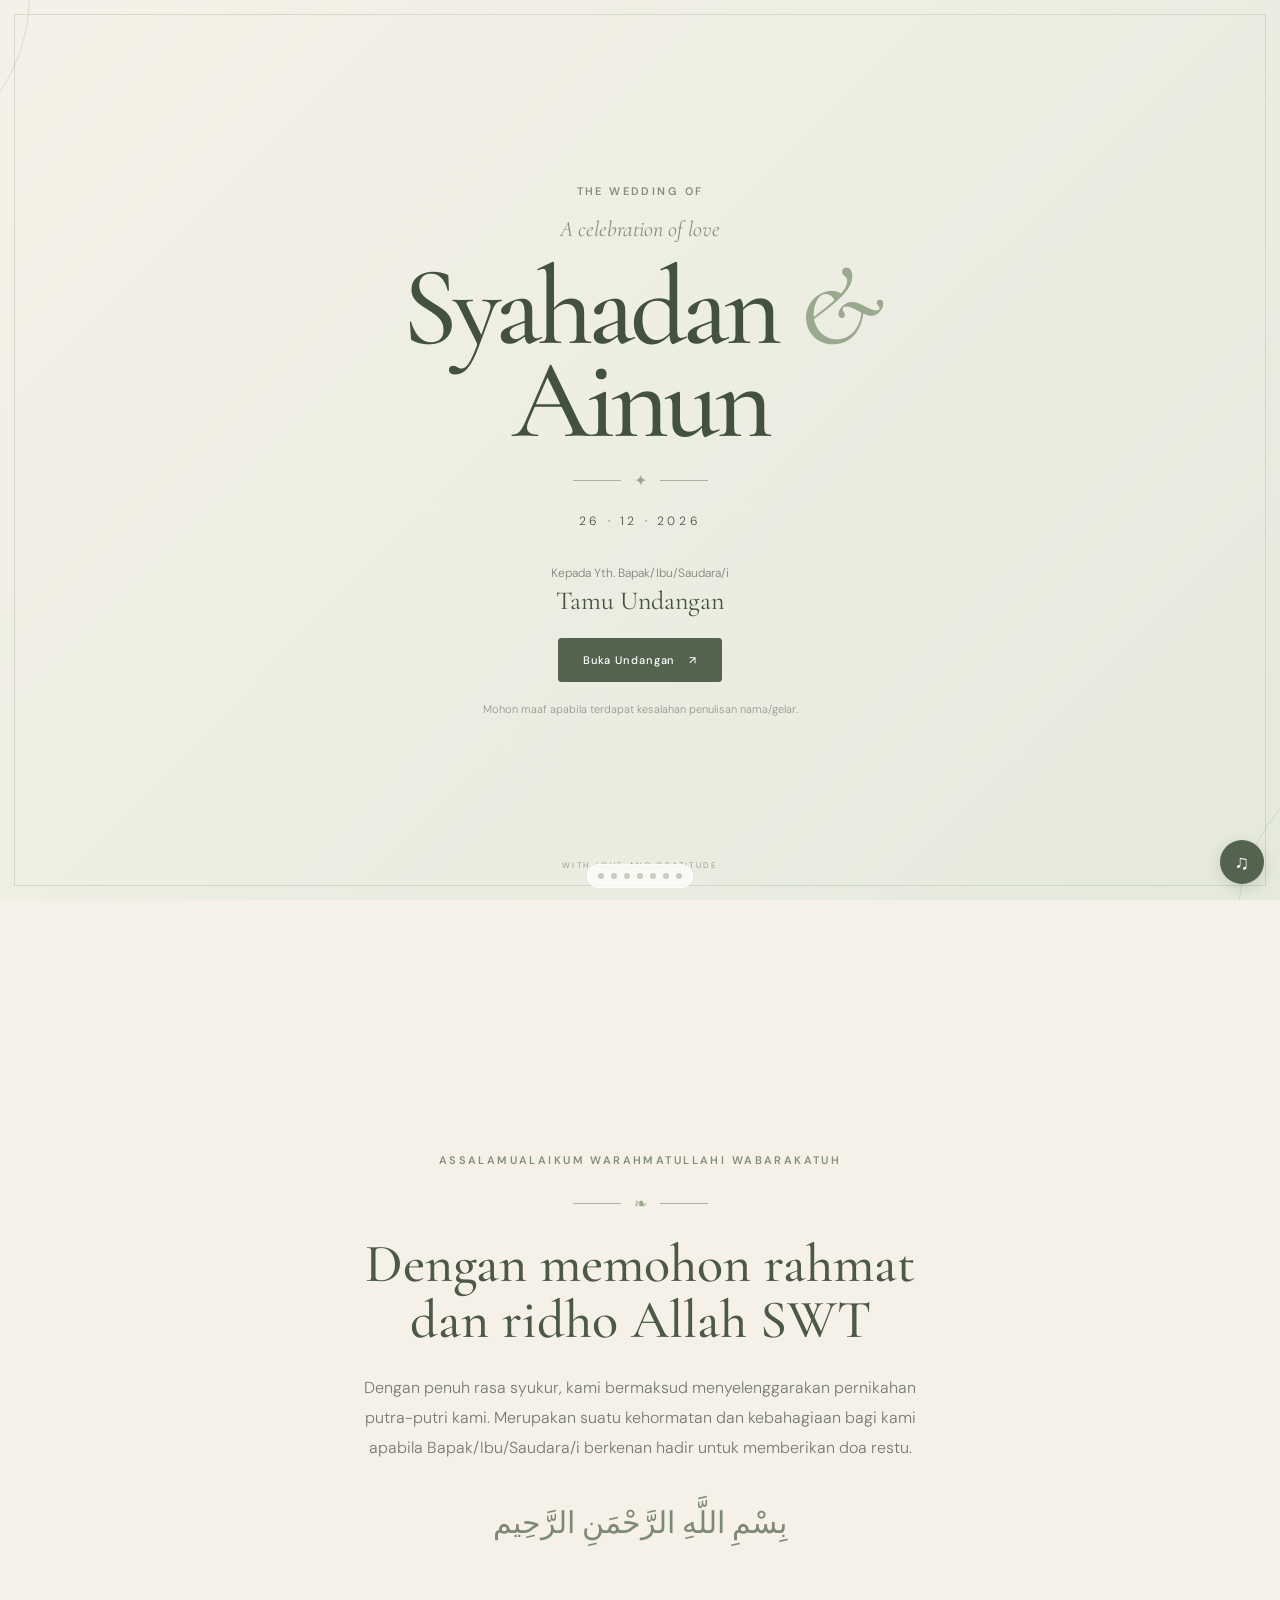
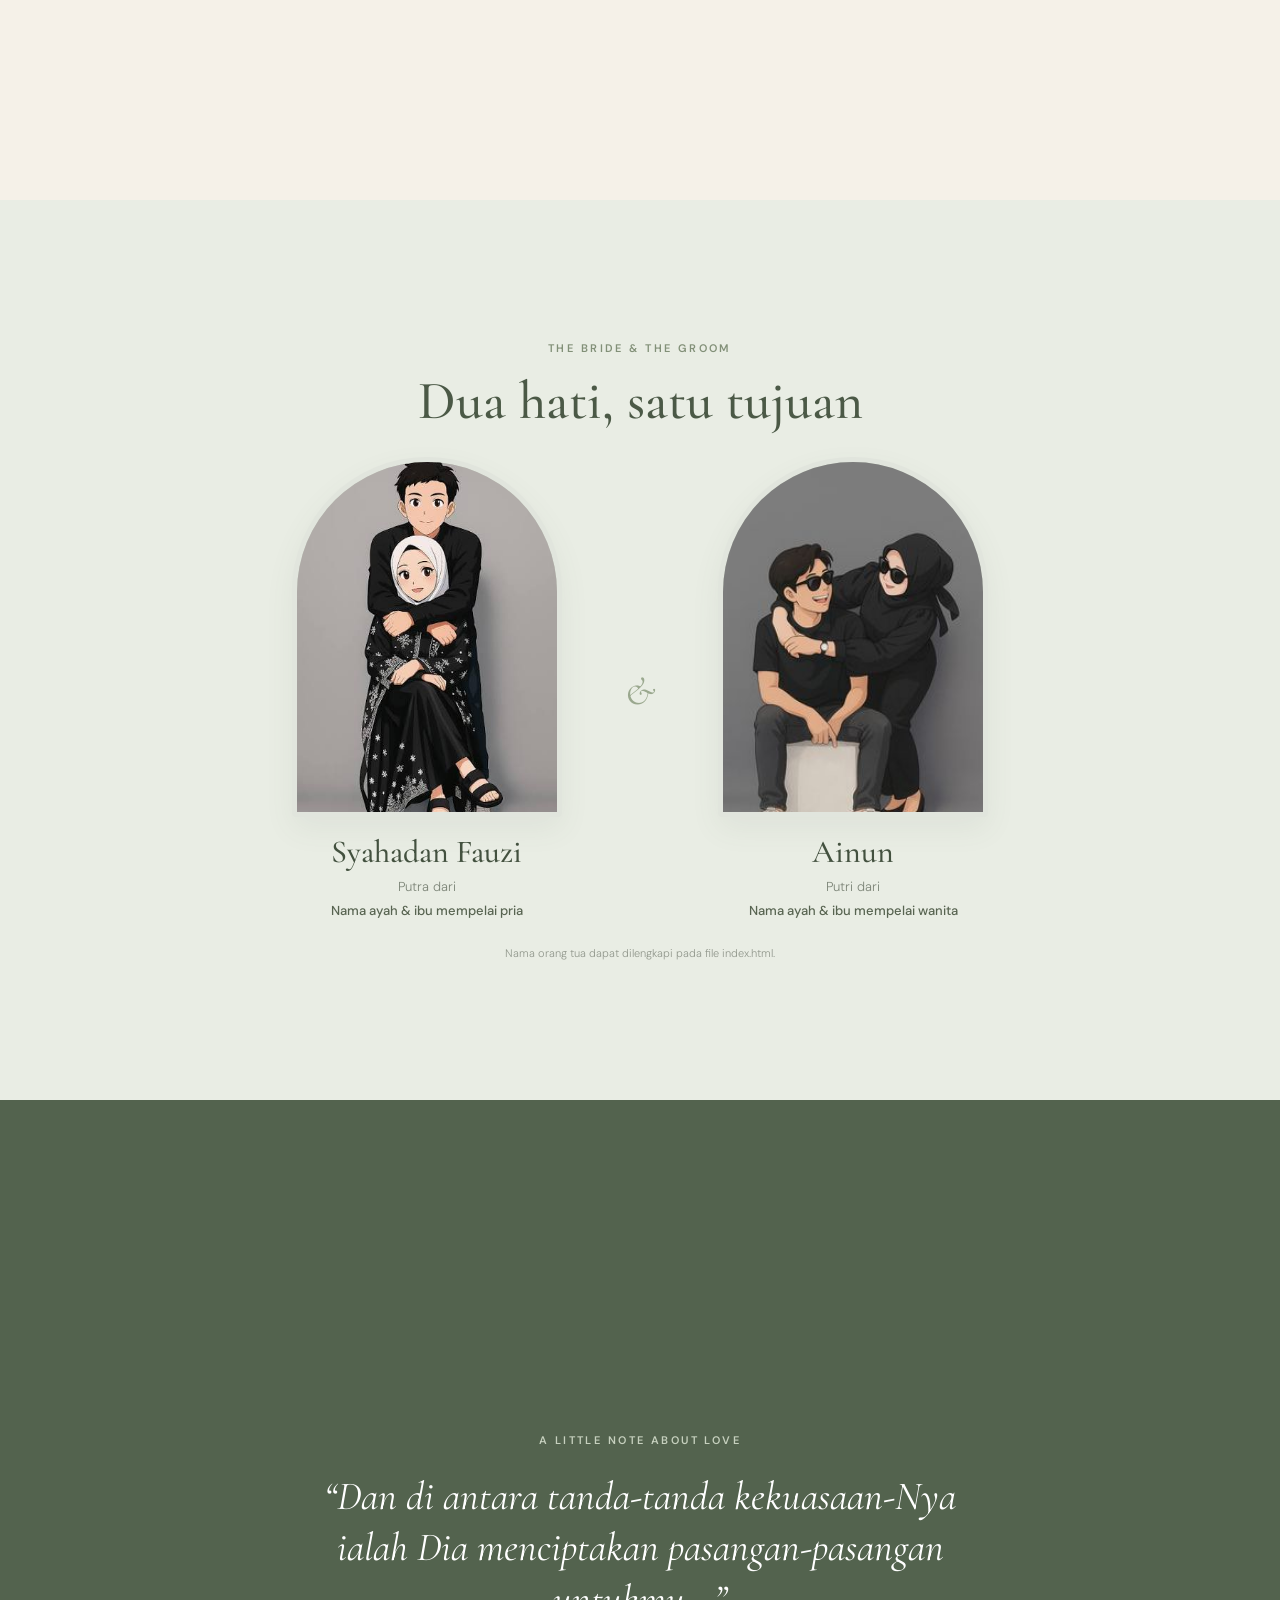
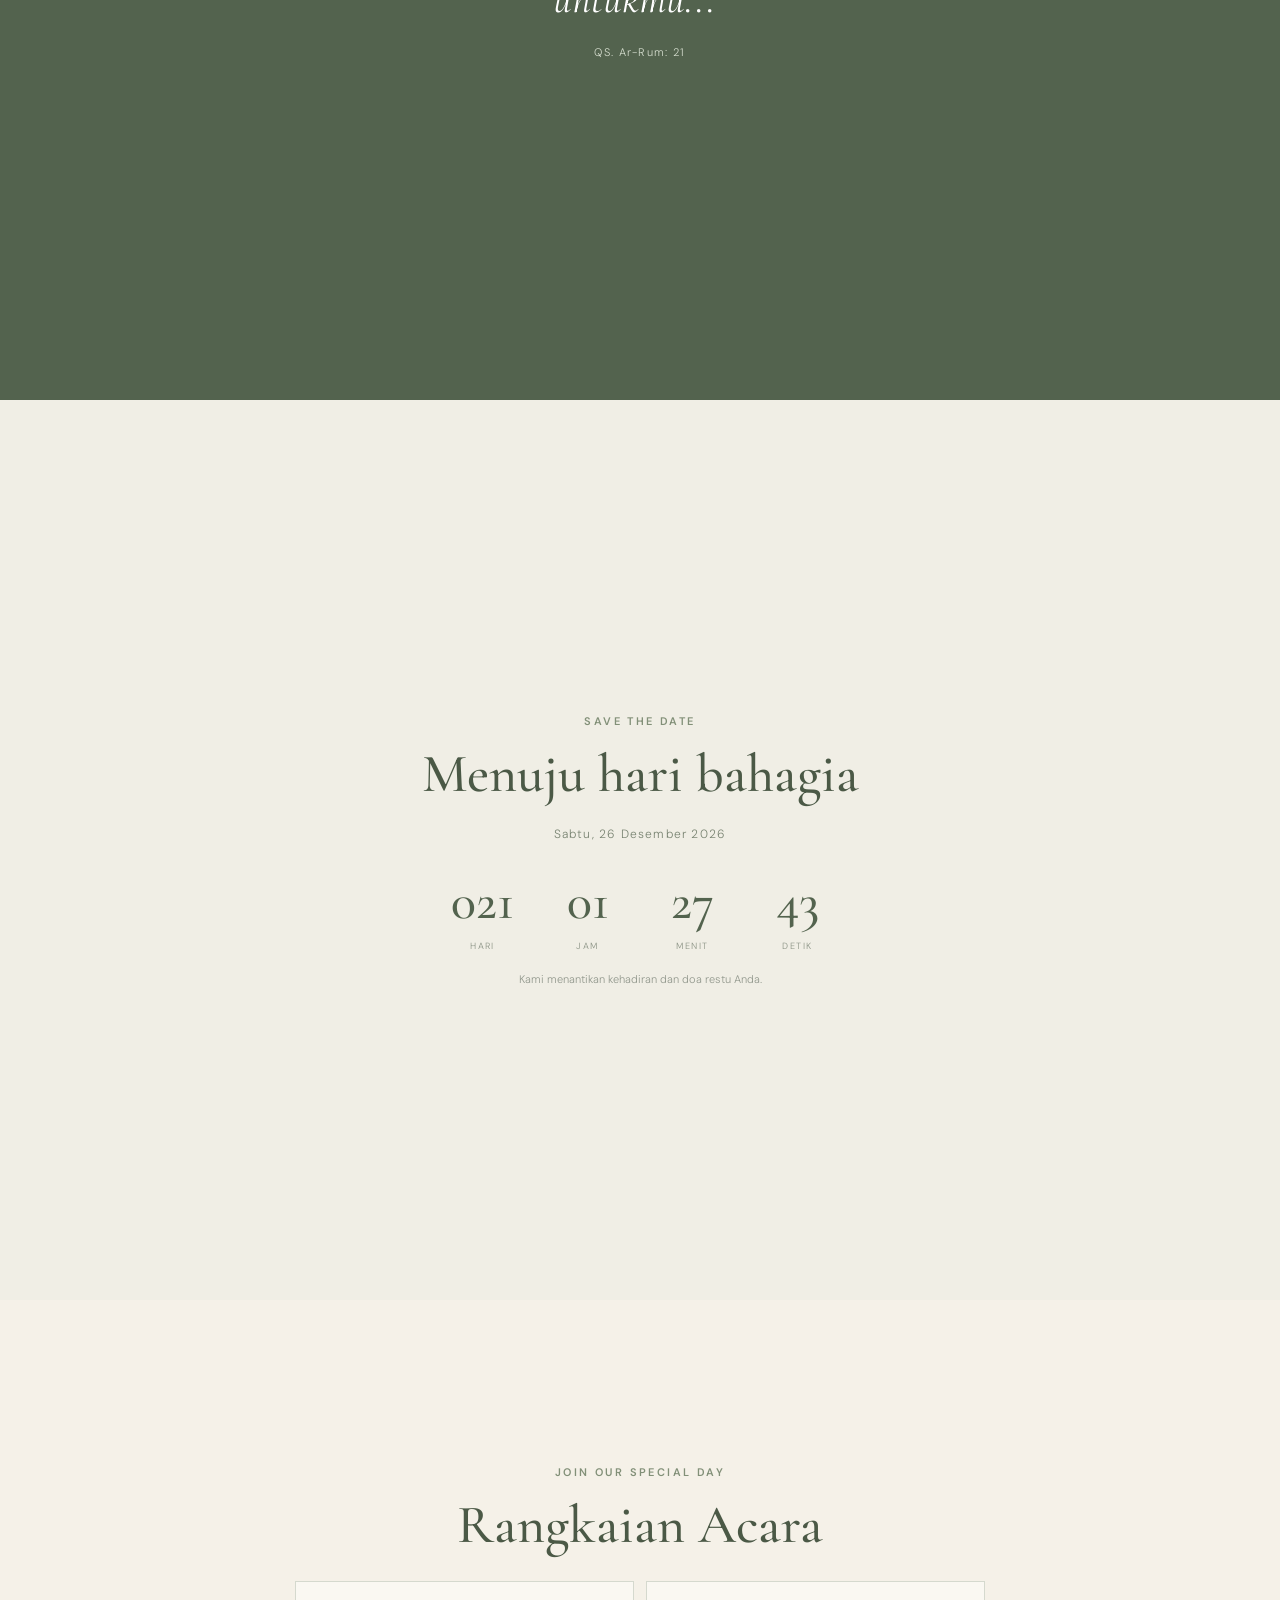
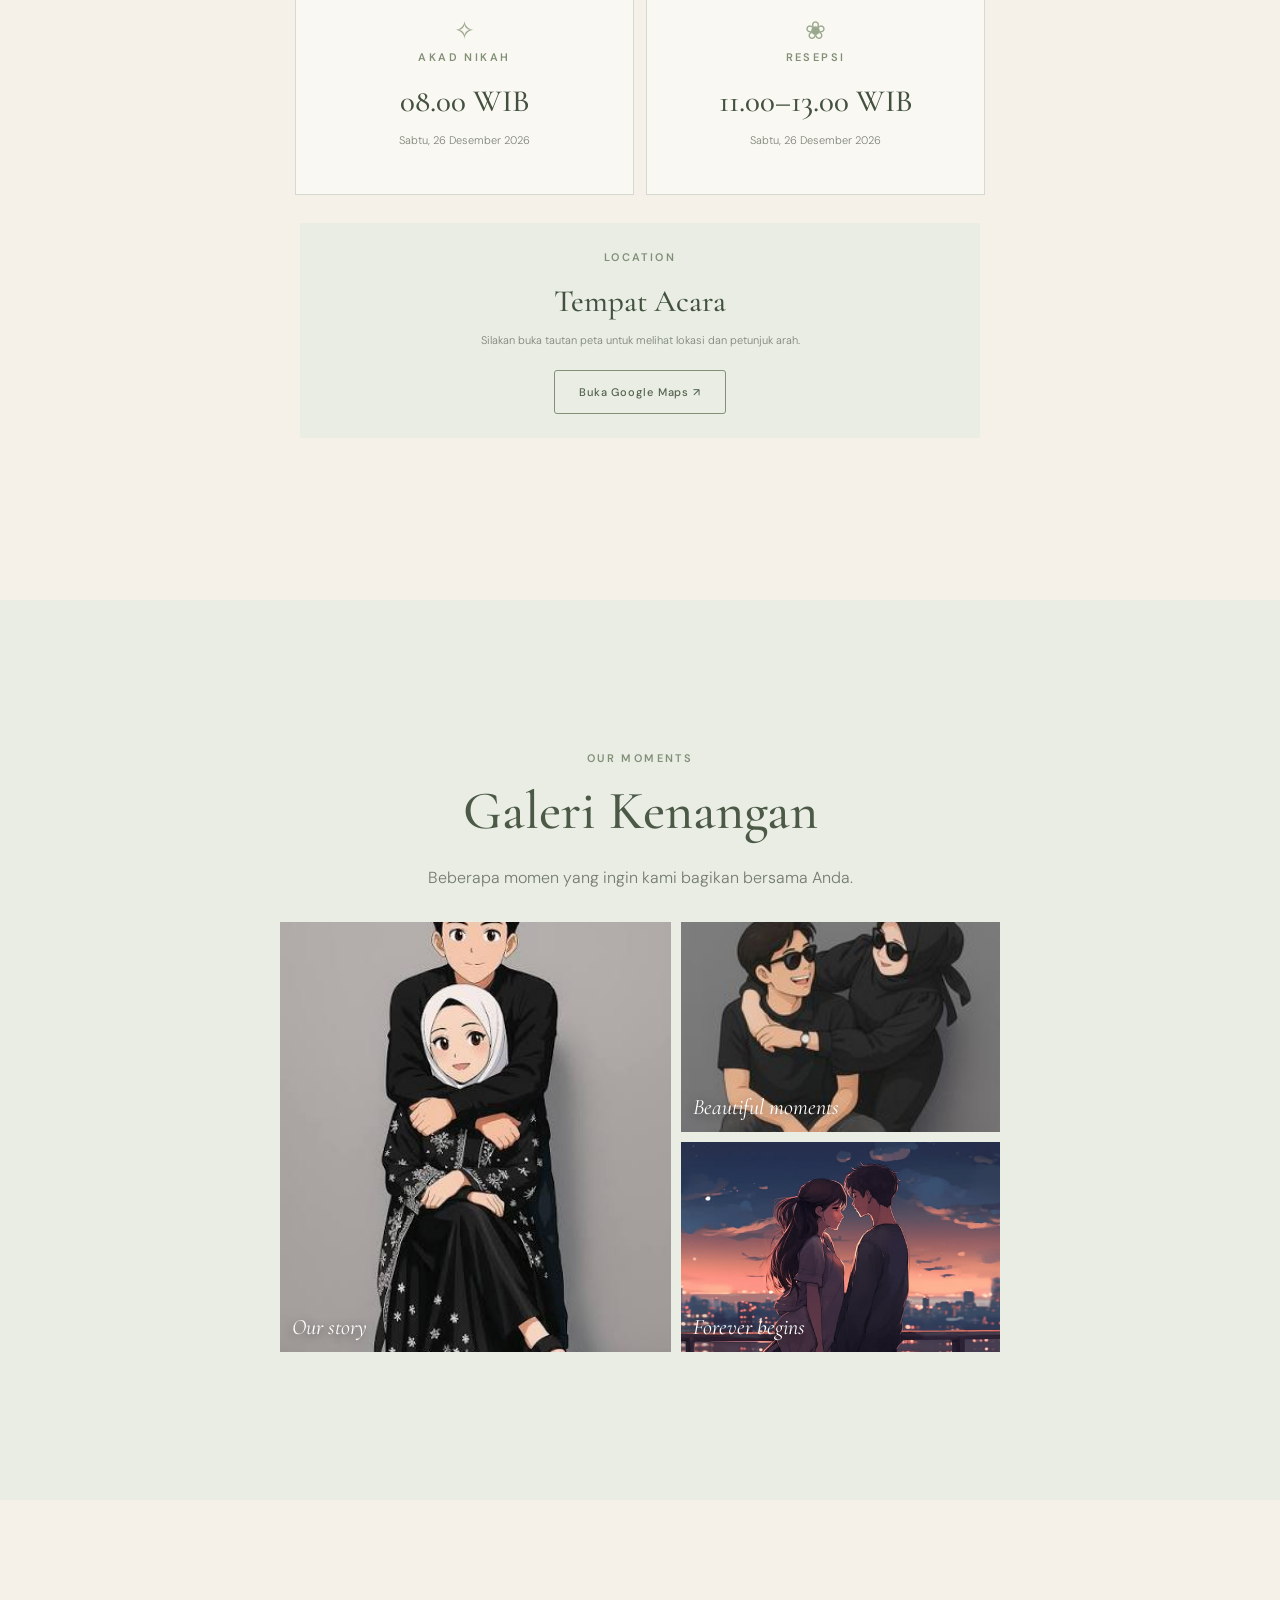
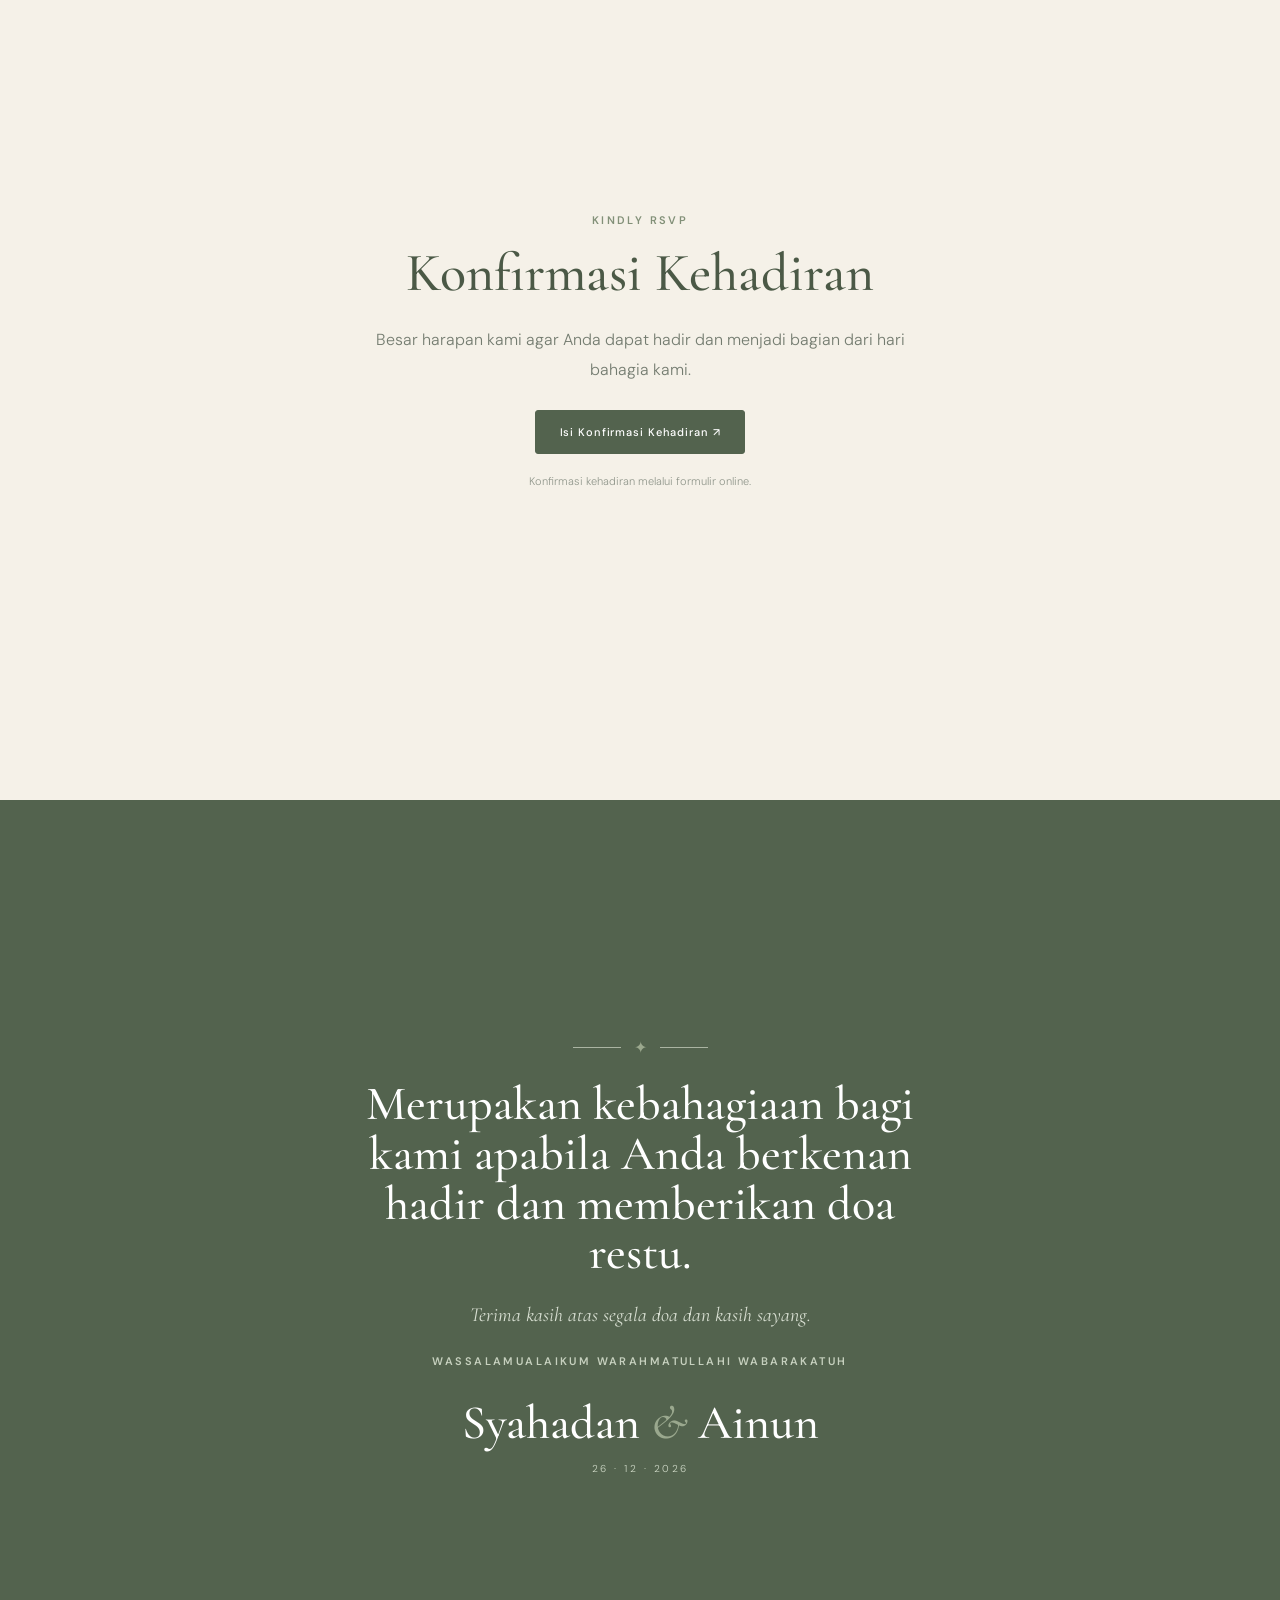
<file: index.html>
<!DOCTYPE html>
<html lang="id">
<head>
  <meta charset="UTF-8">
  <meta name="viewport" content="width=device-width, initial-scale=1, viewport-fit=cover">
  <meta name="theme-color" content="#f5f1e8">
  <meta name="description" content="Undangan pernikahan Syahadan Fauzi & Ainun, 26 Desember 2026.">
  <title>Syahadan & Ainun — Wedding Invitation</title>
  <link rel="preconnect" href="https://fonts.googleapis.com">
  <link rel="preconnect" href="https://fonts.gstatic.com" crossorigin>
  <link href="https://fonts.googleapis.com/css2?family=Cormorant+Garamond:wght@400;500;600;700&family=DM+Sans:wght@300;400;500;600&display=swap" rel="stylesheet">
  <link rel="stylesheet" href="style.css">
</head>
<body>
  <audio id="weddingMusic" loop preload="none"><source src="assets/music.mp3.mp3" type="audio/mpeg"></audio>
  <main class="invitation">
    <section class="page cover" id="cover">
      <div class="cover-frame"></div><div class="cover-orb orb-one"></div><div class="cover-orb orb-two"></div>
      <div class="page-content cover-content">
        <p class="eyebrow">THE WEDDING OF</p><p class="cover-kicker">A celebration of love</p>
        <h1>Syahadan <span>&amp;</span><br>Ainun</h1><div class="ornament"><i></i><span>✦</span><i></i></div>
        <p class="cover-date">26 · 12 · 2026</p><p class="guest-label">Kepada Yth. Bapak/Ibu/Saudara/i</p><p class="guest-name" id="guestName">Tamu Undangan</p>
        <button class="button button-dark" id="openInvitation">Buka Undangan <span>↗</span></button>
        <p class="small-note">Mohon maaf apabila terdapat kesalahan penulisan nama/gelar.</p>
      </div><p class="cover-bottom">WITH LOVE AND GRATITUDE</p>
    </section>

    <section class="page intro" id="intro">
      <div class="page-content narrow">
        <p class="eyebrow">ASSALAMUALAIKUM WARAHMATULLAHI WABARAKATUH</p><div class="ornament"><i></i><span>❧</span><i></i></div>
        <h2>Dengan memohon rahmat dan ridho Allah SWT</h2>
        <p class="body-copy">Dengan penuh rasa syukur, kami bermaksud menyelenggarakan pernikahan putra-putri kami. Merupakan suatu kehormatan dan kebahagiaan bagi kami apabila Bapak/Ibu/Saudara/i berkenan hadir untuk memberikan doa restu.</p>
        <p class="closing-arabic">بِسْمِ اللَّهِ الرَّحْمَنِ الرَّحِيم</p>
      </div>
    </section>
    <section class="page couple" id="couple">
      <div class="page-content">
        <p class="eyebrow">THE BRIDE &amp; THE GROOM</p><h2>Dua hati, satu tujuan</h2>
        <div class="couple-grid">
          <article class="person"><div class="portrait"><img src="assets/images1.jpg" alt="Syahadan Fauzi" loading="lazy"></div><h3>Syahadan Fauzi</h3><p>Putra dari</p><p class="parent-name">Nama ayah &amp; ibu mempelai pria</p></article>
          <div class="ampersand">&amp;</div>
          <article class="person"><div class="portrait"><img src="assets/images2.jpg" alt="Ainun" loading="lazy"></div><h3>Ainun</h3><p>Putri dari</p><p class="parent-name">Nama ayah &amp; ibu mempelai wanita</p></article>
        </div>
        <p class="small-note">Nama orang tua dapat dilengkapi pada file index.html.</p>
      </div>
    </section>
    <section class="page quote" id="quote"><div class="page-content narrow"><p class="eyebrow">A LITTLE NOTE ABOUT LOVE</p><blockquote>“Dan di antara tanda-tanda kekuasaan-Nya ialah Dia menciptakan pasangan-pasangan untukmu...”</blockquote><p class="quote-source">QS. Ar-Rum: 21</p></div></section>
    <section class="page countdown-section" id="countdown"><div class="page-content"><p class="eyebrow">SAVE THE DATE</p><h2>Menuju hari bahagia</h2><p class="date-line">Sabtu, 26 Desember 2026</p><div class="countdown" aria-label="Hitung mundur"><div><strong id="days">000</strong><span>Hari</span></div><div><strong id="hours">00</strong><span>Jam</span></div><div><strong id="minutes">00</strong><span>Menit</span></div><div><strong id="seconds">00</strong><span>Detik</span></div></div><p class="small-note">Kami menantikan kehadiran dan doa restu Anda.</p></div></section>
    <section class="page event" id="event"><div class="page-content"><p class="eyebrow">JOIN OUR SPECIAL DAY</p><h2>Rangkaian Acara</h2><div class="event-cards"><article class="event-card"><span class="event-icon">✧</span><p class="eyebrow">AKAD NIKAH</p><h3>08.00 WIB</h3><p>Sabtu, 26 Desember 2026</p></article><article class="event-card"><span class="event-icon">❀</span><p class="eyebrow">RESEPSI</p><h3>11.00–13.00 WIB</h3><p>Sabtu, 26 Desember 2026</p></article></div><div class="location-box"><p class="eyebrow">LOCATION</p><h3>Tempat Acara</h3><p>Silakan buka tautan peta untuk melihat lokasi dan petunjuk arah.</p><a class="button button-outline" href="https://goo.gl/maps/j5evghc1FZuFyG3G7" target="_blank" rel="noopener">Buka Google Maps ↗</a></div></div></section>
    <section class="page gallery" id="gallery"><div class="page-content"><p class="eyebrow">OUR MOMENTS</p><h2>Galeri Kenangan</h2><p class="body-copy">Beberapa momen yang ingin kami bagikan bersama Anda.</p><div class="gallery-grid"><figure class="gallery-item gallery-one"><img src="assets/images1.jpg" alt="Momen 1" loading="lazy"><figcaption>Our story</figcaption></figure><figure class="gallery-item gallery-two"><img src="assets/images2.jpg" alt="Momen 2" loading="lazy"><figcaption>Beautiful moments</figcaption></figure><figure class="gallery-item gallery-three"><img src="assets/images3.jpg" alt="Momen 3" loading="lazy"><figcaption>Forever begins</figcaption></figure></div></div></section>
    <section class="page rsvp" id="rsvp"><div class="page-content narrow"><p class="eyebrow">KINDLY RSVP</p><h2>Konfirmasi Kehadiran</h2><p class="body-copy">Besar harapan kami agar Anda dapat hadir dan menjadi bagian dari hari bahagia kami.</p><a class="button button-dark" id="rsvpButton" href="#" target="_blank" rel="noopener">Isi Konfirmasi Kehadiran ↗</a><p class="small-note">Konfirmasi kehadiran melalui formulir online.</p></div></section>
    <section class="page closing" id="closing"><div class="page-content narrow"><div class="ornament"><i></i><span>✦</span><i></i></div><h2>Merupakan kebahagiaan bagi kami apabila Anda berkenan hadir dan memberikan doa restu.</h2><p class="closing-thanks">Terima kasih atas segala doa dan kasih sayang.</p><p class="eyebrow">WASSALAMUALAIKUM WARAHMATULLAHI WABARAKATUH</p><h3>Syahadan <span>&amp;</span> Ainun</h3><p class="footer-date">26 · 12 · 2026</p></div></section>
  </main>
  <nav class="page-nav" aria-label="Navigasi undangan"><a href="#cover" aria-label="Cover"></a><a href="#intro" aria-label="Pembuka"></a><a href="#couple" aria-label="Mempelai"></a><a href="#countdown" aria-label="Countdown"></a><a href="#event" aria-label="Acara"></a><a href="#gallery" aria-label="Galeri"></a><a href="#rsvp" aria-label="RSVP"></a></nav>
  <button class="music-toggle" id="musicToggle" aria-label="Putar atau jeda musik" title="Musik">♫</button>
  <script src="script.js"></script>
</body>
</html>
</file>
<file: style.css>
:root{--cream:#f5f1e8;--sage:#e9ede4;--green:#53634e;--green-dark:#43513f;--muted:#7b8377;--line:#aab4a2;--paper:#faf8f2}*{box-sizing:border-box}html{scroll-behavior:smooth;scroll-snap-type:y mandatory;scrollbar-width:thin}body{margin:0;background:var(--cream);color:var(--green-dark);font-family:"DM Sans",sans-serif;font-weight:300;overflow-x:hidden}button,a{-webkit-tap-highlight-color:transparent}.invitation{width:100%}.page{position:relative;width:100%;min-height:100svh;min-height:100vh;scroll-snap-align:start;display:flex;align-items:center;justify-content:center;text-align:center;padding:clamp(28px,6vh,72px) clamp(18px,5vw,60px);overflow:hidden}.page-content{width:min(100%,920px);margin:auto;position:relative;z-index:1}.narrow{width:min(100%,650px)}.eyebrow{font-size:clamp(9px,2.5vw,11px);letter-spacing:.22em;line-height:1.9;font-weight:600;color:#829078;margin:0 0 14px}.page h2{font:500 clamp(34px,6vw,54px)/1.04 "Cormorant Garamond",serif;margin:10px auto 24px;color:#4b5946}.body-copy{max-width:580px;margin:0 auto;color:#747c70;font-size:clamp(13px,3.5vw,16px);line-height:1.9}.small-note{font-size:11px;color:#92988d;line-height:1.7;margin:18px 0 0}.ornament{display:flex;align-items:center;justify-content:center;gap:13px;color:#9ba88e;margin:22px auto}.ornament i{display:block;width:48px;height:1px;background:var(--line)}.cover{background:linear-gradient(135deg,#f5f1e8,#e5eadd);isolation:isolate}.cover-frame{position:absolute;inset:14px;border:1px solid #aab4a266;pointer-events:none}.cover-orb{position:absolute;width:clamp(160px,50vw,350px);aspect-ratio:1;border:1px solid #91a08a44;border-radius:50%;z-index:0}.orb-one{top:-20%;left:-25%}.orb-two{bottom:-22%;right:-24%}.cover-content{max-width:560px}.cover-kicker{font:italic 22px "Cormorant Garamond",serif;color:#84917d;margin:10px 0}.cover h1{font:500 clamp(58px,14vw,112px)/.83 "Cormorant Garamond",serif;letter-spacing:-.045em;margin:20px 0;color:#43513f}.cover h1 span,.closing h3 span{font-style:italic;color:#9aa88e}.cover-date{font-size:12px;letter-spacing:.3em;margin:22px 0 36px}.guest-label{font-size:12px;color:#7c8477;margin-bottom:4px}.guest-name{font:26px "Cormorant Garamond",serif;margin:0 0 22px}.button{display:inline-flex;align-items:center;justify-content:center;gap:14px;padding:14px 24px;text-decoration:none;font:500 11px "DM Sans",sans-serif;letter-spacing:.08em;border-radius:3px;transition:transform .25s,background .25s;cursor:pointer;min-height:44px}.button:hover{transform:translateY(-2px)}.button-dark{background:var(--green);color:white;border:1px solid var(--green)}.button-outline{border:1px solid #829078;color:var(--green);background:transparent}.cover-bottom{position:absolute;bottom:22px;font-size:8px;letter-spacing:.3em;color:#87917f}.intro{background:var(--cream)}.intro .page-content{max-width:630px}.intro h2{max-width:550px}.closing-arabic{font-size:clamp(22px,6vw,30px);margin:32px 0 0;color:#7d8a73;line-height:1.8}.couple{background:var(--sage)}.couple h2{margin-bottom:24px}.couple-grid{display:grid;grid-template-columns:minmax(0,1fr) minmax(20px,45px) minmax(0,1fr);align-items:center;gap:clamp(8px,3vw,24px);max-width:760px;margin:28px auto 0}.person{min-width:0}.portrait{width:min(100%,clamp(135px,32vw,270px));aspect-ratio:3/4;margin:0 auto 15px;overflow:hidden;border-radius:150px 150px 5px 5px;border:5px solid #ffffff70;box-shadow:0 12px 30px #53634e12;background:#c8d0c1}.portrait img{width:100%;height:100%;display:block;object-fit:cover;object-position:center}.person h3{font:500 clamp(21px,5vw,32px) "Cormorant Garamond",serif;margin:10px 0 6px}.person p{font-size:clamp(10px,2.8vw,13px);color:#7c8477;margin:5px 0;line-height:1.5}.parent-name{color:#586451!important;font-weight:500}.ampersand{font:italic clamp(24px,6vw,40px) "Cormorant Garamond",serif;color:#9aa88e}.quote{background:var(--green);color:white}.quote .eyebrow,.closing .eyebrow{color:#c6d0be}.quote blockquote{max-width:650px;margin:20px auto;font:italic clamp(26px,6vw,40px)/1.28 "Cormorant Garamond",serif}.quote-source{font-size:11px;letter-spacing:.12em;color:#d5ddce}.countdown-section{background:#f0eee5}.date-line{font-size:12px;letter-spacing:.1em;margin:22px 0;color:#788371}.countdown{display:flex;justify-content:center;gap:clamp(8px,4vw,35px);margin:28px auto 0}.countdown div{min-width:0;flex:0 1 70px;display:flex;flex-direction:column;gap:7px}.countdown strong{font:500 clamp(30px,8vw,52px) "Cormorant Garamond",serif;color:var(--green)}.countdown span{font-size:9px;text-transform:uppercase;letter-spacing:.16em;color:#899183}.event{background:var(--cream)}.event-cards{display:grid;grid-template-columns:repeat(2,minmax(0,1fr));gap:12px;margin:28px auto;max-width:690px}.event-card{padding:clamp(18px,4vw,32px) 10px;border:1px solid #d5d9ce;background:#faf8f2}.event-icon{font-size:25px;color:#9aa88e}.event-card h3,.location-box h3{font:500 clamp(23px,5vw,31px) "Cormorant Garamond",serif;margin:8px 0}.event-card p:not(.eyebrow),.location-box p:not(.eyebrow){font-size:11px;color:#7c8477;line-height:1.8}.location-box{max-width:680px;margin:0 auto;padding:24px 14px;background:var(--sage)}.location-box .button{margin-top:8px}.gallery{background:var(--sage)}.gallery-grid{display:grid;grid-template-columns:1.1fr .9fr;grid-template-rows:clamp(110px,25vh,210px) clamp(110px,25vh,210px);gap:10px;max-width:720px;margin:28px auto 0}.gallery-item{position:relative;overflow:hidden;margin:0;background:#bcc8b7}.gallery-item img{width:100%;height:100%;object-fit:cover;display:block}.gallery-item figcaption{position:absolute;left:12px;bottom:12px;color:white;font:italic 22px "Cormorant Garamond",serif;text-shadow:0 2px 8px #2228}.gallery-one{grid-row:span 2}.rsvp{background:var(--cream)}.rsvp .button{margin-top:24px}.closing{background:var(--green);color:white}.closing h2{max-width:610px;color:white;font-size:clamp(31px,6vw,48px)}.closing-thanks{font:italic 20px "Cormorant Garamond",serif;color:#d8dfd2;margin:24px 0}.closing h3{font:500 clamp(36px,8vw,48px) "Cormorant Garamond",serif;margin:22px 0 5px}.footer-date{font-size:10px;letter-spacing:.25em;color:#d0dac8}.music-toggle{position:fixed;right:16px;bottom:calc(16px + env(safe-area-inset-bottom));width:44px;height:44px;border:0;border-radius:50%;background:var(--green);color:white;font-size:20px;box-shadow:0 4px 15px #0002;z-index:20;cursor:pointer}.music-toggle.playing{animation:spin 5s linear infinite}@keyframes spin{to{transform:rotate(360deg)}}.page-nav{position:fixed;left:50%;bottom:12px;transform:translateX(-50%);display:flex;gap:7px;padding:8px 10px;background:#ffffffb8;border:1px solid #ffffff90;border-radius:24px;backdrop-filter:blur(8px);z-index:15}.page-nav a{width:6px;height:6px;border-radius:50%;background:#9aa88e;display:block;opacity:.55}.page-nav a:hover{opacity:1;transform:scale(1.3)}
@media(max-width:600px){.page{padding:36px 20px;min-height:100svh}.cover-content{padding-bottom:20px}.cover h1{font-size:clamp(58px,16vw,88px)}.cover-date{margin-bottom:28px}.intro .eyebrow{font-size:9px;letter-spacing:.16em}.intro h2{font-size:clamp(31px,9vw,43px);margin-bottom:18px}.body-copy{font-size:13px;line-height:1.75}.closing-arabic{font-size:23px;margin-top:24px}.couple-grid{gap:6px;grid-template-columns:minmax(0,1fr) 20px minmax(0,1fr);margin-top:20px}.portrait{width:100%;aspect-ratio:3/4;border-width:3px;border-radius:100px 100px 4px 4px;margin-bottom:12px}.person h3{font-size:clamp(19px,5.2vw,25px)}.person p{font-size:10px}.parent-name{font-size:9px!important;overflow-wrap:anywhere}.ampersand{font-size:24px}.event-cards{gap:8px;margin:22px auto}.event-card{padding:18px 7px}.event-card h3{font-size:20px}.event-card p:not(.eyebrow){font-size:10px}.location-box{padding:20px 10px}.gallery-grid{grid-template-rows:clamp(115px,24vh,170px) clamp(115px,24vh,170px);gap:8px}.gallery-item figcaption{font-size:19px;left:8px;bottom:8px}.quote blockquote{font-size:27px}.closing h2{font-size:32px}.page-nav{bottom:10px;gap:6px}.page-nav a{width:5px;height:5px}}
@media(max-height:650px) and (max-width:600px){.page{padding-top:25px;padding-bottom:25px}.intro h2{font-size:30px}.intro .body-copy{font-size:12px}.closing-arabic{margin-top:16px;font-size:20px}.portrait{max-height:42svh}.cover-date{margin-bottom:20px}}
</file>
